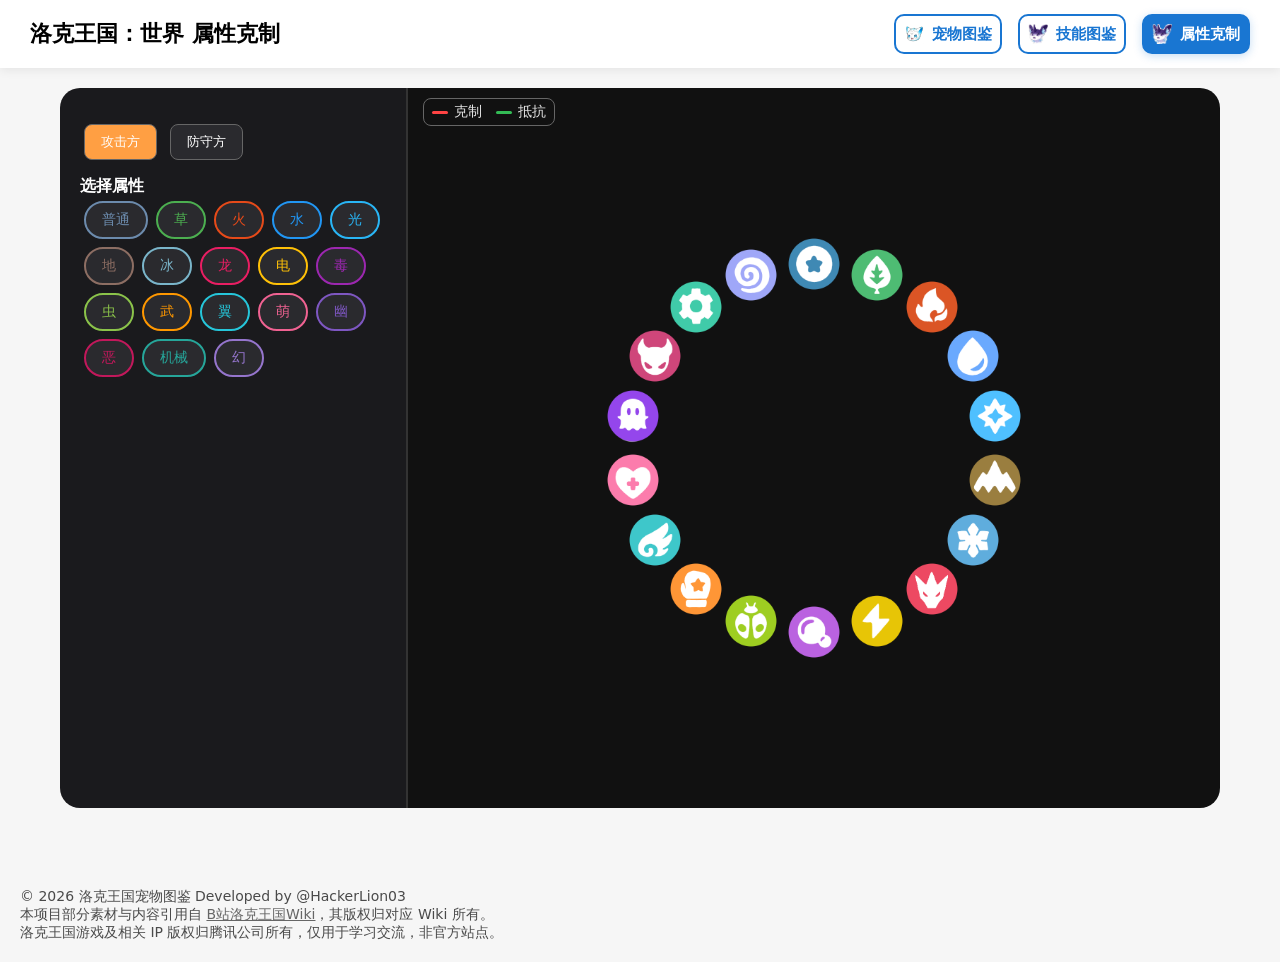
<file: pet/weakness.html>
<!DOCTYPE html>
<html lang="zh-CN">
<head>
  <meta charset="UTF-8">
  <meta name="viewport" content="width=device-width, initial-scale=1.0">
  <title>属性克制</title>
  <link rel="stylesheet" href="style.css">
  <link rel="icon" href="public/leologo/leo_favicon.png" type="image/png">
  <link rel="shortcut icon" href="public/leologo/leo_favicon.png" type="image/png">
</head>
<body>

<div class="top-bar">
  <h1>洛克王国：世界 属性克制</h1>
  <div class="top-menu">
    <button class="top-menu-btn" onclick="location.href='index.html'">
      <img src="public/leologo/pet_icon.png" class="menu-icon" alt="pets">
      宠物图鉴
    </button>
    <button class="top-menu-btn" onclick="location.href='skills.html'">
      <img src="public/leologo/element_icon.png" class="menu-icon" alt="skills">
      技能图鉴
    </button>
    <button class="top-menu-btn active" onclick="location.href='weakness.html'">
      <img src="public/leologo/element_icon.png" class="menu-icon" alt="weakness">
      属性克制
    </button>
  </div>
</div>

<div class="page-container">
  <div class="weakness-layout">
    <div class="weakness-left">
      <div class="mode-bar">
        <button class="mode-btn active" data-mode="atk">攻击方</button>
        <button class="mode-btn" data-mode="def">防守方</button>
      </div>

      <div>
        <h4>选择属性</h4>
        <div id="elemList"></div>
      </div>
    </div>

    <div class="weakness-right">
      <div class="legend">
        <div class="legend-item">
          <span class="line very"></span>
          <span>克制</span>
        </div>
        <div class="legend-item">
          <span class="line not"></span>
          <span>抵抗</span>
        </div>
      </div>
      <div class="circle-wrap" id="circleWrap">
        <div class="circle-center" id="centerElem"></div>
      </div>
    </div>
  </div>
</div>

<script src="data/config.js"></script>
<script>
const modeBtns = document.querySelectorAll(".mode-btn");
const elemList = document.getElementById("elemList");
const circleWrap = document.getElementById("circleWrap");
const centerElem = document.getElementById("centerElem");

let currentMode = "atk";
let selectedAtk = null;
let selectedDef = [];

const elements = allElements.filter(e => e !== "全部");

elements.forEach(element => {
  const button = document.createElement("button");
  button.className = "filter-btn";
  button.textContent = element;
  button.dataset.elem = element;
  button.style.backgroundColor = "#2a2a2e";
  button.style.color = elementColors[element];
  button.style.border = `2px solid ${elementColors[element]}`;
  button.style.fontSize = "14px";
  button.style.margin = "4px";
  elemList.appendChild(button);

  button.onclick = () => {
    if (currentMode === "atk") {
      if (selectedAtk === element) {
        selectedAtk = null;
        selectedDef = [];
        button.classList.remove("active");
        showCenter([]);
        clearArrows();
      } else {
        document.querySelectorAll(".filter-btn").forEach(item => item.classList.remove("active"));
        button.classList.add("active");
        selectedAtk = element;
        selectedDef = [];
        showCenter([element]);
        drawAtkArrows(element);
      }
    } else {
      if (selectedDef.includes(element)) {
        selectedDef = selectedDef.filter(item => item !== element);
        button.classList.remove("active");
      } else {
        if (selectedDef.length >= 2) return;
        selectedDef.push(element);
        button.classList.add("active");
      }

      selectedAtk = null;
      document.querySelectorAll(".filter-btn").forEach(item => {
        if (!selectedDef.includes(item.dataset.elem)) item.classList.remove("active");
      });
      showCenter(selectedDef);
      drawDefArrows(selectedDef);
    }
  };
});

modeBtns.forEach(button => {
  button.onclick = () => {
    modeBtns.forEach(item => item.classList.remove("active"));
    button.classList.add("active");
    currentMode = button.dataset.mode;
    selectedAtk = null;
    selectedDef = [];
    document.querySelectorAll(".filter-btn").forEach(item => item.classList.remove("active"));
    showCenter([]);
    clearArrows();
  };
});

function renderCircle() {
  const size = 460;
  const radius = size * 0.4;
  const centerX = size / 2;
  const centerY = size / 2;
  const total = elements.length;

  document.querySelectorAll(".circle-item").forEach(item => item.remove());
  circleWrap.style.width = `${size}px`;
  circleWrap.style.height = `${size}px`;

  elements.forEach((element, index) => {
    const angle = (index / total) * Math.PI * 2 - Math.PI / 2;
    const x = centerX + radius * Math.cos(angle);
    const y = centerY + radius * Math.sin(angle);

    const div = document.createElement("div");
    div.className = "circle-item";
    div.style.left = `${x}px`;
    div.style.top = `${y}px`;
    div.innerHTML = `<img src="public/icons/${element}.png" alt="${element}" style="width:100%;height:100%;object-fit:contain">`;
    circleWrap.appendChild(div);
  });
}

function showCenter(selectedElements) {
  centerElem.innerHTML = "";
  if (!selectedElements || selectedElements.length === 0) return;

  if (selectedElements.length === 1) {
    const image = document.createElement("img");
    image.className = "center-img";
    image.src = `public/icons/${selectedElements[0]}.png`;
    image.alt = selectedElements[0];
    centerElem.appendChild(image);
    return;
  }

  if (selectedElements.length === 2) {
    centerElem.innerHTML = `
      <div style="width:100%;height:100%;display:flex;">
        <img src="public/icons/${selectedElements[0]}.png" alt="${selectedElements[0]}" style="width:50%;height:100%;object-fit:cover;object-position:left;">
        <img src="public/icons/${selectedElements[1]}.png" alt="${selectedElements[1]}" style="width:50%;height:100%;object-fit:cover;object-position:right;">
      </div>
    `;
  }
}

function drawAtkArrows(element) {
  clearArrows();
  if (!element) return;
  const data = weaknessTable[element];
  data["very-effective"].forEach(target => drawArrowAtk(true, target));
  data["not-effective"].forEach(target => drawArrowAtk(false, target));
}

function drawDefArrows(selectedElements) {
  clearArrows();
  if (!selectedElements || selectedElements.length === 0) return;

  elements.forEach(source => {
    const chart = weaknessTable[source];
    const hitsStrong = selectedElements.some(target => chart["very-effective"].includes(target));
    const hitsResist = selectedElements.some(target => chart["not-effective"].includes(target));

    if (hitsStrong) {
      drawArrowDef(true, source);
    } else if (hitsResist) {
      drawArrowDef(false, source);
    }
  });
}

function drawArrowAtk(isStrong, targetElement) {
  const from = { x: 230, y: 230 };
  const targetNode = [...document.querySelectorAll(".circle-item")].find(node => {
    const img = node.querySelector("img");
    return img && img.alt === targetElement;
  });
  if (!targetNode) return;

  const rect = targetNode.getBoundingClientRect();
  const wrapRect = circleWrap.getBoundingClientRect();
  const to = {
    x: rect.left - wrapRect.left + rect.width / 2,
    y: rect.top - wrapRect.top + rect.height / 2
  };
  drawArrow(from, to, isStrong ? "very-effective" : "not-effective");
}

function drawArrowDef(isStrong, sourceElement) {
  const fromNode = [...document.querySelectorAll(".circle-item")].find(node => {
    const img = node.querySelector("img");
    return img && img.alt === sourceElement;
  });
  if (!fromNode) return;

  const fromRect = fromNode.getBoundingClientRect();
  const wrapRect = circleWrap.getBoundingClientRect();
  const from = {
    x: fromRect.left - wrapRect.left + fromRect.width / 2,
    y: fromRect.top - wrapRect.top + fromRect.height / 2
  };
  const to = { x: 230, y: 230 };
  drawArrow(from, to, isStrong ? "very-effective" : "not-effective");
}

function drawArrow(from, to, type) {
  const dx = to.x - from.x;
  const dy = to.y - from.y;
  const length = Math.sqrt(dx * dx + dy * dy);
  const angle = Math.atan2(dy, dx) * 180 / Math.PI + 90;

  const arrow = document.createElement("div");
  arrow.className = `arrow ${type}`;
  arrow.style.left = `${from.x}px`;
  arrow.style.top = `${from.y}px`;
  arrow.style.height = `${length}px`;
  arrow.style.transformOrigin = "top center";
  arrow.style.transform = `rotate(${angle}deg)`;

  const head = document.createElement("div");
  head.className = `arrow-head ${type}`;
  arrow.appendChild(head);

  circleWrap.appendChild(arrow);
}

function clearArrows() {
  document.querySelectorAll(".arrow").forEach(item => item.remove());
}

renderCircle();
</script>

<footer class="footer">
  <p>© 2026 洛克王国宠物图鉴 Developed by @HackerLion03</p>
  <p>本项目部分素材与内容引用自 <a href="https://wiki.biligame.com/rocom/" target="_blank" style="color:#666;text-decoration:underline;">B站洛克王国Wiki</a>，其版权归对应 Wiki 所有。</p>
  <p>洛克王国游戏及相关 IP 版权归腾讯公司所有，仅用于学习交流，非官方站点。</p>
</footer>

</body>
</html>
</file>
<file: pet/style.css>
/* ====================================== */
/* 全局基础样式 */
/* ====================================== */
* {
    margin: 0;
    padding: 0;
    box-sizing: border-box;
    font-family: system-ui, sans-serif;
}

body {
    background: #f6f6f6; /* 页面整体背景色 */
}

/* 页面最大宽度容器（居中） */
.page-container {
    max-width: 1200px;
    margin: 0 auto;
    padding: 20px;
}

/* ====================================== */
/* 顶部导航栏（左侧标题 + 右侧菜单） */
/* ====================================== */
.top-bar {
    display: flex;
    justify-content: space-between; /* 左右分开 */
    align-items: center;
    padding: 14px 30px;
    background: #fff;
    box-shadow: 0 2px 10px rgba(0, 0, 0, 0.08);
    position: sticky; /* 顶部悬浮 */
    top: 0;
    z-index: 99;
}

.top-bar h1 {
    font-size: 22px;
    margin: 0;
}

/* 顶部右侧菜单 */
.top-menu {
    display: flex;
    align-items: center;
    gap: 16px;
}

.top-menu-btn {
  display: flex;
  align-items: center;
  gap: 8px;
  padding: 8px;
  background: #fff;
  border: 2px solid #1976d2;
  color: #1976d2;
  border-radius: 10px;
  font-weight: bold;
  font-size: 15px;
  cursor: pointer;
  white-space: nowrap;
}
.top-menu-btn:hover {
  background: #f0f7ff;
}

.top-menu-btn.active {
  background: #1976d2;
  color: #fff;
  box-shadow: 0 2px 8px rgba(25, 118, 210, 0.25);
}

.menu-icon {
    width: 20px;
    height: 20px;
    object-fit: contain;
}

/* ====================================== */
/* 主页内容区域 */
/* ====================================== */
.content {
    flex: 1;
    padding: 20px;
    overflow: auto;
}

/* ====================================== */
/* 宠物卡片样式 */
/* ====================================== */
.small-card {
    width: 100%;
    padding: 16px;
    background: #fff;
    border-radius: 16px;
    box-shadow: 0 2px 8px rgba(0, 0, 0, .08);
    cursor: pointer;
    transition: .2s;
}

.small-card:hover {
    transform: translateY(-4px); /* 悬浮上移效果 */
}

/* 宠物图片 */
.avatar {
    width: 130px;
    height: 130px;
    border-radius: 16px;
    object-fit: cover;
    background: #fff;
    display: block;
}

/* 宠物图片外框 */
.avatar-box {
    border-radius: 18px;
    padding: 5px;
    box-shadow: 0 3px 10px rgba(0, 0, 0, .15);
    width: fit-content;
    margin: 0 auto 12px;
}

/* 宠物卡片网格布局 */
.pet-grid {
    display: grid;
    grid-template-columns: repeat(auto-fill, minmax(160px, 1fr));
    gap: 16px;
    justify-content: center;
}

/* 卡片标题 */
.small-card h3 {
    text-align: center;
    width: 100%;
    margin: 4px 0 4px;
}

/* 卡片编号 */
.small-card h4 {
    font-size: 14px;
    color: #666;
    text-align: center;
    width: 100%;
}

/* ====================================== */
/* 属性标签样式 */
/* ====================================== */
.element {
    padding: 4px 12px;
    border-radius: 16px;
    color: #fff;
    font-size: 14px;
}

.element-icon {
    width: 18px;
    height: 18px;
    object-fit: contain;
    vertical-align: middle;
}

/* ====================================== */
/* 筛选栏样式 */
/* ====================================== */
.filter-bar {
    display: flex;
    flex-wrap: wrap;
    gap: 8px;
    justify-content: center;
    margin-bottom: 24px;
}

.filter-btn {
    padding: 8px 16px;
    font-size: 14px;
    border-radius: 20px;
    border: none;
    background: #f1f1f1;
    cursor: pointer;
    display: inline-flex;
    align-items: center;
    justify-content: center;
}

.filter-btn.active {
  filter: brightness(1.2);
  transform: scale(1.08);
  box-shadow: 0 0 12px currentColor;
}

.filter-icon {
    width: 24px;
    height: 24px;
    object-fit: contain;
}

.filter-btn:hover {
    filter: brightness(1.15);
    transform: scale(1.04);
}

/* ====================================== */
/* 排序栏样式 */
/* ====================================== */
.sort-bar {
    display: flex;
    flex-wrap: wrap;
    align-items: center;
    gap: 8px;
    justify-content: center;
    margin-bottom: 20px;
}

.sort-label {
    font-size: 14px;
    color: #666;
    font-weight: 500;
}

.sort-btn {
    padding: 6px 16px;
    font-size: 14px;
    border-radius: 20px;
    border: 2px solid #ccc;
    background: #f1f1f1;
    cursor: pointer;
    display: inline-flex;
    align-items: center;
    transition: .15s;
    font-weight: 500;
}

.sort-btn:hover {
    border-color: #1976d2;
    color: #1976d2;
    background: #f0f7ff;
}

.sort-btn.active {
    border-color: #1976d2;
    background: #1976d2;
    color: #fff;
    box-shadow: 0 2px 8px rgba(25, 118, 210, 0.35);
}

.sort-arrow {
    font-size: 13px;
}

.card-sort-stat {
    text-align: center;
    font-size: 13px;
    color: #1976d2;
    font-weight: bold;
    margin: 2px 0;
}

/* ====================================== */
/* 技能图鉴页面 */
/* ====================================== */
.skill-catalog-shell {
    display: flex;
    flex-direction: column;
    gap: 20px;
}

.skill-catalog-header {
    display: flex;
    justify-content: space-between;
    align-items: flex-start;
    gap: 16px;
}

.skill-catalog-header h2 {
    font-size: 28px;
    margin-bottom: 6px;
}

.skill-catalog-subtitle {
    color: #5f6b7a;
    font-size: 15px;
}

.skill-catalog-count {
    background: #fff;
    border: 1px solid #d9e2ec;
    border-radius: 999px;
    padding: 10px 16px;
    font-size: 14px;
    color: #284b63;
    white-space: nowrap;
}

.skill-catalog-toolbar,
.skill-detail-panel,
.skill-empty-state {
    background: #fff;
    border-radius: 20px;
    box-shadow: 0 8px 24px rgba(15, 23, 42, 0.08);
    border: 1px solid #e4ebf3;
}

.skill-catalog-toolbar {
    padding: 20px;
}

.skill-search-row {
    margin-bottom: 18px;
}

.skill-search-input,
.skill-select {
    width: 100%;
    min-height: 46px;
    border-radius: 14px;
    border: 1px solid #cfd8e3;
    padding: 0 14px;
    background: #fff;
    color: #203040;
    font-size: 14px;
}

.skill-search-input:focus,
.skill-select:focus {
    outline: none;
    border-color: #1976d2;
    box-shadow: 0 0 0 3px rgba(25, 118, 210, 0.14);
}

.skill-select-row {
    display: grid;
    grid-template-columns: repeat(3, minmax(0, 1fr));
    gap: 12px;
    margin-bottom: 18px;
    align-items: end;
}

.skill-select-label {
    display: block;
    margin-bottom: 6px;
    font-size: 13px;
    color: #5f6b7a;
}

.skill-catalog-grid {
    display: grid;
    grid-template-columns: repeat(auto-fill, minmax(260px, 1fr));
    gap: 16px;
}

.skill-card {
    background: #fff;
    border-radius: 18px;
    border: 1px solid #dfe8f1;
    box-shadow: 0 6px 20px rgba(15, 23, 42, 0.06);
    padding: 18px;
    cursor: pointer;
    transition: transform .18s ease, box-shadow .18s ease, border-color .18s ease;
}

.skill-card:hover,
.skill-card.active {
    transform: translateY(-3px);
    border-color: #1976d2;
    box-shadow: 0 10px 28px rgba(25, 118, 210, 0.16);
}

.skill-card-top {
    display: flex;
    gap: 12px;
    align-items: center;
    margin-bottom: 14px;
}

.skill-card-title-group {
    min-width: 0;
}

.skill-card-title-group h3 {
    font-size: 18px;
    margin-bottom: 4px;
    color: #102030;
}

.skill-owner-count {
    display: inline-flex;
    align-items: center;
    border-radius: 999px;
    background: #eaf4ff;
    color: #135ea8;
    padding: 4px 10px;
    font-size: 12px;
    font-weight: 600;
}

.skill-owner-counts {
    display: flex;
    flex-wrap: wrap;
    gap: 8px;
}

.skill-owner-count-secondary {
    background: #eef7ec;
    color: #2d6a34;
}

.skill-card-summary,
.skill-detail-description {
    color: #4d5b6b;
    font-size: 14px;
    line-height: 1.7;
}

.skill-meta-row {
    display: flex;
    flex-wrap: wrap;
    gap: 8px;
    margin-bottom: 12px;
}

.skill-chip {
    display: inline-flex;
    align-items: center;
    gap: 4px;
    border-radius: 999px;
    border: 1px solid #d3dbe6;
    background: #f7fafc;
    color: #294055;
    padding: 6px 10px;
    font-size: 13px;
}

.skill-icon-box {
    width: 64px;
    height: 64px;
    border-radius: 18px;
    background: linear-gradient(135deg, #eef5ff, #f8fbff);
    border: 1px solid #dbe7f2;
    display: flex;
    align-items: center;
    justify-content: center;
    flex-shrink: 0;
    overflow: hidden;
    position: relative;
}

.skill-icon-box.is-fallback::after {
    content: attr(data-fallback);
    font-size: 24px;
    font-weight: 700;
    color: #33506b;
}

.skill-card-icon,
.skill-detail-icon {
    width: 72px;
    height: 72px;
}

.skill-detail-panel {
    padding: 22px;
}

.skill-detail-head {
    display: flex;
    justify-content: space-between;
    gap: 16px;
    align-items: flex-start;
    margin-bottom: 16px;
}

.skill-detail-main {
    display: flex;
    gap: 14px;
    align-items: center;
}

.skill-detail-main h2 {
    font-size: 24px;
    margin-bottom: 10px;
    color: #102030;
}

.skill-detail-close {
    border: none;
    border-radius: 12px;
    background: #152d44;
    color: #fff;
    padding: 10px 14px;
    cursor: pointer;
}

.skill-variant-note,
.skill-universal-note {
    margin-top: 16px;
    border-radius: 14px;
    padding: 14px 16px;
    font-size: 14px;
    line-height: 1.6;
}

.skill-variant-note {
    background: #fff7e8;
    border: 1px solid #ffd58a;
    color: #925f00;
}

.skill-universal-note {
    background: #eef7ec;
    border: 1px solid #b8ddb0;
    color: #2d6a34;
}

.skill-owner-section {
    margin-top: 20px;
}

.skill-effect-grid {
    display: grid;
    grid-template-columns: repeat(2, minmax(0, 1fr));
    gap: 14px;
    margin-top: 12px;
}

.skill-effect-card {
    border: 1px solid #dfe8f1;
    border-radius: 18px;
    background: #fff;
    padding: 14px;
}

.skill-effect-title {
    font-size: 14px;
    font-weight: 700;
    color: #203040;
    margin-bottom: 10px;
}

.skill-effect-elements {
    display: flex;
    flex-wrap: wrap;
    gap: 8px;
}

.skill-effect-empty {
    color: #617282;
    font-size: 13px;
}

.skill-owner-header {
    display: flex;
    justify-content: space-between;
    gap: 12px;
    align-items: center;
    margin-bottom: 14px;
    color: #203040;
}

.skill-owner-grid {
    display: grid;
    grid-template-columns: repeat(auto-fill, minmax(180px, 1fr));
    gap: 14px;
}

.skill-owner-card {
    border: 1px solid #dfe8f1;
    border-radius: 18px;
    background: #fff;
    padding: 14px;
    cursor: pointer;
    transition: transform .18s ease, box-shadow .18s ease, border-color .18s ease;
}

.skill-owner-card:hover {
    transform: translateY(-2px);
    border-color: #1976d2;
    box-shadow: 0 10px 22px rgba(25, 118, 210, 0.14);
}

.skill-owner-avatar {
    margin-bottom: 10px;
}

.skill-owner-image {
    width: 96px;
    height: 96px;
}

.skill-owner-name {
    font-size: 16px;
    font-weight: 700;
    color: #203040;
    text-align: center;
    margin-bottom: 8px;
}

.skill-owner-source-row {
    display: flex;
    justify-content: center;
    flex-wrap: wrap;
    gap: 6px;
    margin-bottom: 10px;
}

.skill-source-badge {
    display: inline-flex;
    align-items: center;
    justify-content: center;
    padding: 4px 10px;
    border-radius: 999px;
    font-size: 12px;
    font-weight: 700;
    border: 1px solid transparent;
    line-height: 1;
}

.skill-source-badge.is-bloodline {
    background: #fff2f2;
    color: #b42318;
    border-color: #f5b2ab;
}

.skill-source-badge.is-own {
    background: #eef7ff;
    color: #135ea8;
    border-color: #b6d8fb;
}

.skill-source-badge.is-skill-stone {
    background: #f4f0ff;
    color: #6f42c1;
    border-color: #cdb8f6;
}

.skill-owner-elements {
    display: flex;
    gap: 6px;
    justify-content: center;
    flex-wrap: wrap;
}

.skill-owner-element {
    font-size: 12px;
    padding: 4px 8px;
}

.skill-empty-state {
    padding: 24px;
    text-align: center;
    color: #617282;
    font-size: 15px;
}

.sr-only {
    position: absolute;
    width: 1px;
    height: 1px;
    padding: 0;
    margin: -1px;
    overflow: hidden;
    clip: rect(0, 0, 0, 0);
    border: 0;
}

/* ====================================== */
/* 宠物详情页 整体样式 */
/* ====================================== */
.back-btn {
    padding: 8px 16px;
    border-radius: 12px;
    border: none;
    background: #333;
    color: #fff;
    cursor: pointer;
    margin-bottom: 20px;
    display: inline-block;
    text-decoration: none;
}

/* 详情页黑色卡片 */
.detail-card {
    background: #1a1a1d;
    color: #fff;
    padding: 36px;
    border-radius: 20px;
    max-width: 960px;
    margin: 0 auto;
    width: 100%;
}

/* 详情页布局：左右分栏 */
.pet-layout {
    display: flex;
    gap: 40px;
    align-items: flex-start;
    width: 100%;
}

.left-section {
    flex: 1;
    min-width: 0;
    width: 100%;
}

.right-section {
    flex: 1;
    min-width: 0;
    width: 100%;
}

.left-section h3,
.right-section h3,
.middle-section h3 {
    width: 100%;
    font-size: 18px;
    margin-bottom: 12px;
    padding-bottom: 6px;
    border-bottom: 1px solid #444;
}

/* ====================================== */
/* 宠物名称 + 属性行 */
/* ====================================== */
.name-row {
    display: flex;
    align-items: center;
    justify-content: center;
    gap: 10px;
    margin: 12px 0;
}

.pet-name {
    font-size: 24px;
}

/* ====================================== */
/* 特性（天赋）模块 */
/* ====================================== */
.trait-box {
    background: #2a2a2e;
    padding: 12px;
    border-radius: 10px;
    width: 100%;
    text-align: left;
    align-items: center;
}

.trait-name {
    font-weight: bold;
    font-size: 16px;
}

.trait-desc {
    font-size: 14px;
    color: #ccc;
    margin-top: 4px;
}

.trait-icon {
    width: 70px;
    height: 70px;
    object-fit: contain;
    vertical-align: middle;
}

/* ====================================== */
/* 种族值 3D 雷达图 */
/* ====================================== */
.stat-radar-3d {
    position: relative;
    width: 100%;
    height: 220px;
    display: flex;
    align-items: center;
    justify-content: center;
    background: #2a2a2e;
    border-radius: 20px;
    margin-bottom: 20px;
}

/* 六边形网格线 */
.radar-grid {
    position: absolute;
    width: 150px;
    height: 150px;
    background: repeating-conic-gradient(#8b8b8b 0 1deg, transparent 1deg 60deg);
    -webkit-mask: radial-gradient(circle 1px, transparent 99%, #fff 100%);
    mask: radial-gradient(circle 1px, transparent 99%, #fff 100%);
    border-radius: 50%;
    border: 2px solid #8b8b8b;
    z-index: 1;
}

/* 蓝色属性覆盖区域 */
.radar-area {
    position: absolute;
    width: 120px;
    height: 120px;
    clip-path: polygon(
        50% calc(50% - var(--hp)),
        calc(50% + var(--mat)*0.866) calc(50% - var(--mat)*0.5),
        calc(50% + var(--mdf)*0.866) calc(50% + var(--mdf)*0.5),
        50% calc(50% + var(--spd)),
        calc(50% - var(--def)*0.866) calc(50% + var(--def)*0.5),
        calc(50% - var(--atk)*0.866) calc(50% - var(--atk)*0.5)
    );
    background: #4a9eff;
    opacity: 0.6;
    z-index: 2;
}

/* 雷达图标注（血量、攻击等） */
.radar-label {
    position: absolute;
    font-size: 14px;
    color: #dddddd;
    font-weight: 500;
    z-index: 3;
    transform: translate(-50%, -50%);
    white-space: nowrap;
    width: max-content;
}

.label-hp  { top: 7.5%; left: 50%; }
.label-mat { top: 27.5%; left: 72.5%; }
.label-mdf { top: 72.5%; left: 72.5%; }
.label-spd { top: 92.5%; left: 50%; }
.label-def { top: 72.5%; left: 27.5%; }
.label-atk { top: 27.5%; left: 27.5%; }

/* 种族值下方数字长条 */
.stat-numbers-bar {
    background: #2a2a2e;
    padding: 10px 12px;
    border-radius: 10px;
    display: flex;
    justify-content: space-between;
    flex-wrap: wrap;
    gap: 6px;
    font-size: 13px;
    color: #eee;
}

/* ====================================== */
/* 技能列表样式 */
/* ====================================== */
.middle-section {
    margin-top: 30px;
    width: 100%;
}

.skills-grid {
    display: grid;
    grid-template-columns: 1fr 1fr;
    gap: 12px;
    width: 100%;
}

.skill-item {
    background: #2a2a2e;
    padding: 12px;
    border-radius: 8px;
    width: 100%;
    min-width: 0;
}

.skill-name {
    font-weight: bold;
    font-size: 15px;
}

.skill-icon {
    width: 50px;
    height: 50px;
    object-fit: contain;
    vertical-align: middle;
}

.skill-desc {
    font-size: 12px;
    color: #ccc;
    margin-top: 4px;
}

/* ====================================== */
/* 属性克制页面专用样式 */
/* ====================================== */
.weakness-layout {
  display: flex;
  width: 100%;
  min-height: 80vh;
  border-radius: 20px;
  overflow: hidden;
}

/* 左侧 30% */
.weakness-left {
  width: 30%;
  background: #1a1a1d;
  color: #fff;
  padding: 20px;
  border-right: 2px solid #333;
  padding: 20px;
  box-sizing: border-box;
}

/* 右侧 70% */
.weakness-right {
  width: 70%;
  background: #111;
  display: flex;
  align-items: center;
  justify-content: center;
  position: relative;
  padding: 20px;
  box-sizing: border-box;
}


/* 进攻/防守切换 */
.mode-bar {
  margin: 16px 0;
}
.mode-btn {
  padding: 8px 16px;
  margin: 0 4px;
  border-radius: 8px;
  border: 1px solid #666;
  background: #2a2a2e;
  color: #fff;
  cursor: pointer;
}
.mode-btn.active {
  background: #ff9f43;
}

/* 克制说明 */
.legend {
  position: absolute;
  top: 10px;
  left: 15px;
  display: flex;
  gap: 14px;
  font-size: 14px;
  color: #e5e5e5;
  z-index: 10;
  border: 1px solid #666;
  padding: 4px 8px;
  border-radius: 8px;
}
.legend-item {
  display: flex;
  align-items: center;
  gap: 6px;
}
.line {
  width: 16px;
  height: 3px;
  border-radius: 2px;
}
.line.very {
  background: #ff4444;
}
.line.not {
  background: #33bb55;
}

/* 环形布局容器 */
.circle-wrap {
  width: 100%;
  height: 100%;
  aspect-ratio: 1 / 1;
  position: relative;
  flex-shrink: 0;
}
.circle-center {
  position: absolute;
  left: 50%;
  top: 50%;
  width: 80px;
  height: 80px;
  transform: translate(-50%, -50%);
  display: flex;
  align-items: center;
  justify-content: center;
}
.center-img {
  width: 100%;
  height: 100%;
  object-fit: contain;
}
.circle-item {
  position: absolute;
  width: 70px;
  height: 70px;
  transform: translate(-50%, -50%);
}

/* 箭头线条基础样式 */
.arrow {
  position: absolute;
  width: 2px;
}

/* 克制箭头：红色 */
.arrow.very-effective {
  background: #ff5252;
}
/* 抵抗箭头：绿色 */
.arrow.not-effective {
  background: #4cd964;
}

/* 箭头三角（统一样式） */
.arrow-head {
  position: absolute;
  top: 0;
  left: -4px;
  width: 0;
  height: 0;
  border-left: 5px solid transparent;
  border-right: 5px solid transparent;
}
/* 红色箭头头 */
.arrow-head.very-effective {
  border-top: 10px solid #ff5252;
}
/* 绿色箭头头 */
.arrow-head.not-effective {
  border-top: 10px solid #4cd964;
}

/* ====================================== */
/* 底部版权信息 */
/* ====================================== */
.footer {
    text-align: left;
    padding: 20px;
    color: #4a4a4a;
    margin-top: 40px;
    font-size: 14px;
}


/* ====================================== */
/* 移动端响应式适配 */
/* ====================================== */
@media (max-width: 768px) {
    .top-bar {
        flex-direction: column;
        align-items: flex-start;
        gap: 12px;
    }

    .top-menu {
        width: 100%;
        flex-wrap: wrap;
    }

    .content {
        padding: 12px;
    }

    .skill-catalog-header,
    .skill-detail-head,
    .skill-detail-main,
    .skill-owner-header {
        flex-direction: column;
        align-items: flex-start;
    }

    .skill-select-row {
        grid-template-columns: 1fr;
    }

    .skill-catalog-grid,
    .skill-owner-grid,
    .skill-effect-grid {
        grid-template-columns: 1fr;
    }

    .pet-layout {
        flex-direction: column;
        align-items: center;
        width: 100%;
    }

    .detail-card {
        padding: 20px;
    }

    .left-section,
    .right-section {
        width: 100%;
    }

    .skills-grid {
        grid-template-columns: 1fr;
    }

    .weakness-layout {
    flex-direction: column;
    min-height: unset;
    }

    .weakness-left,
    .weakness-right {
        width: 100%;
    }
}
</file>
